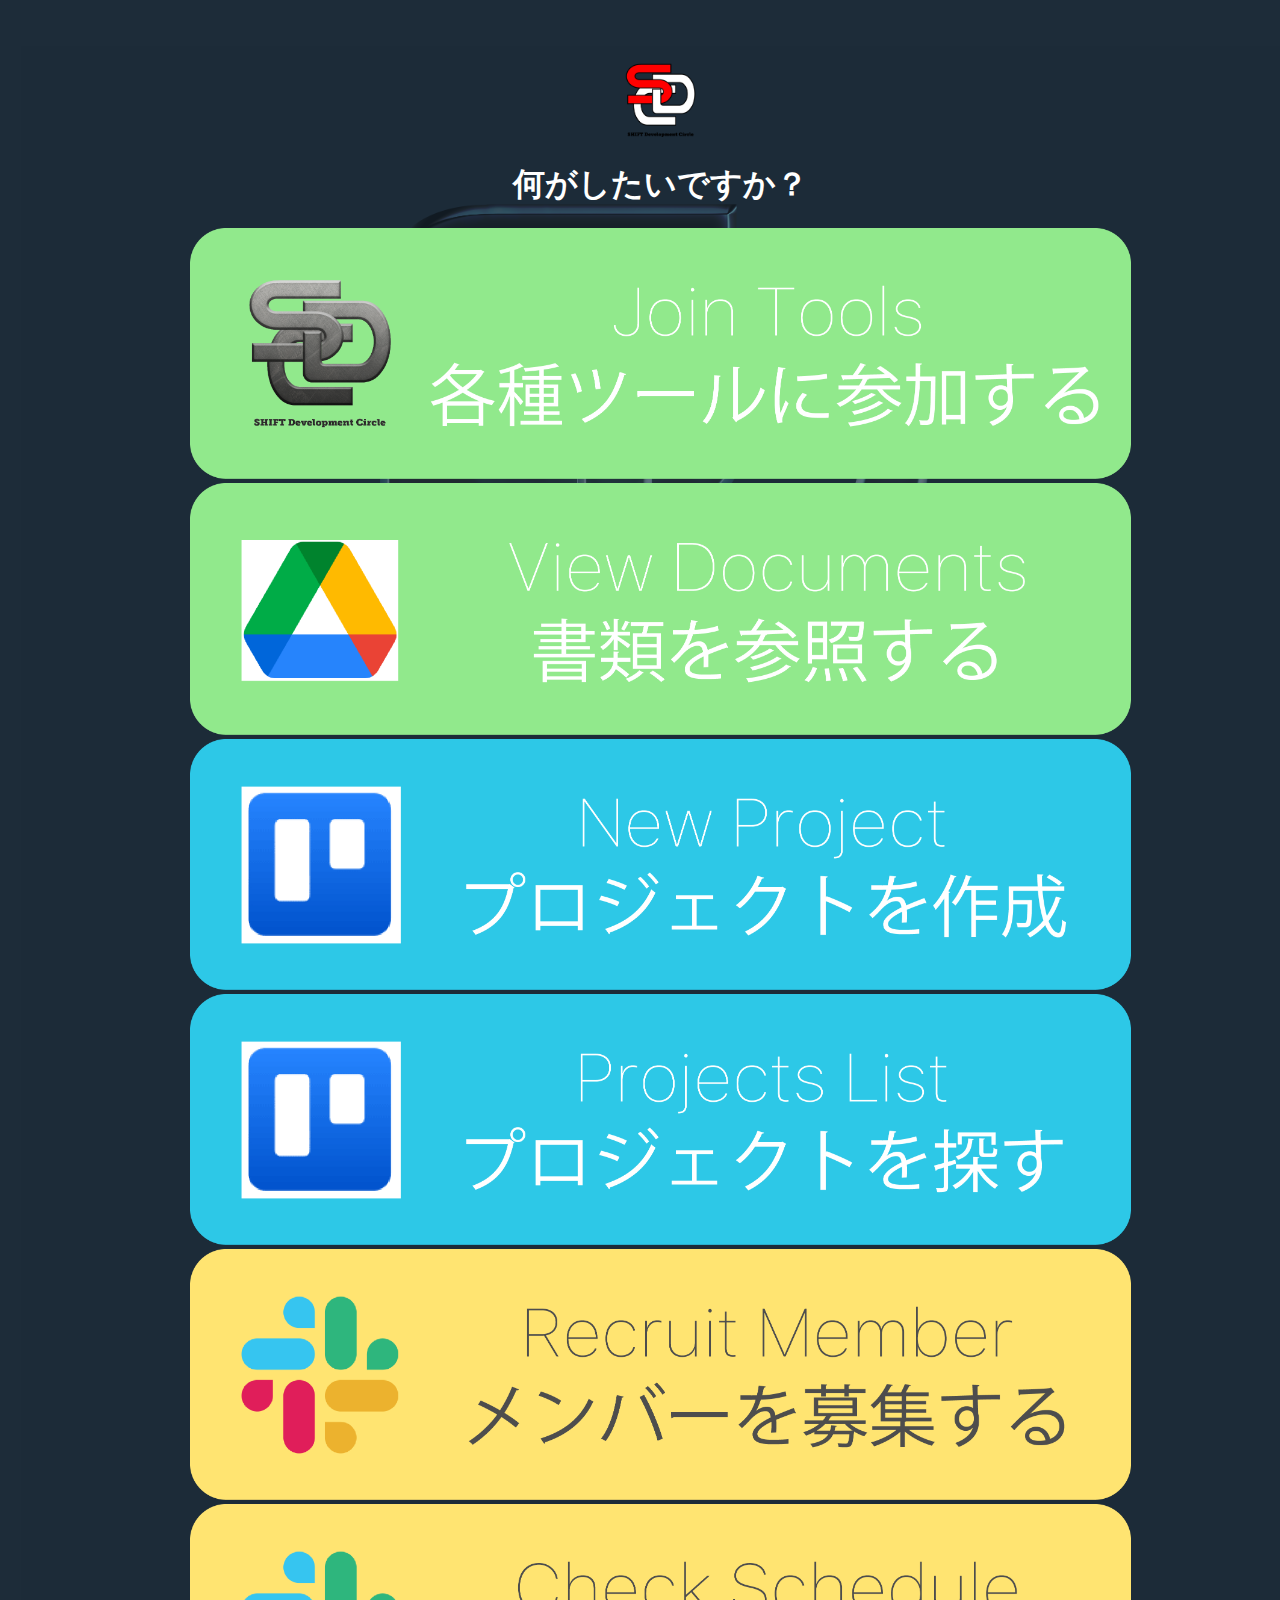
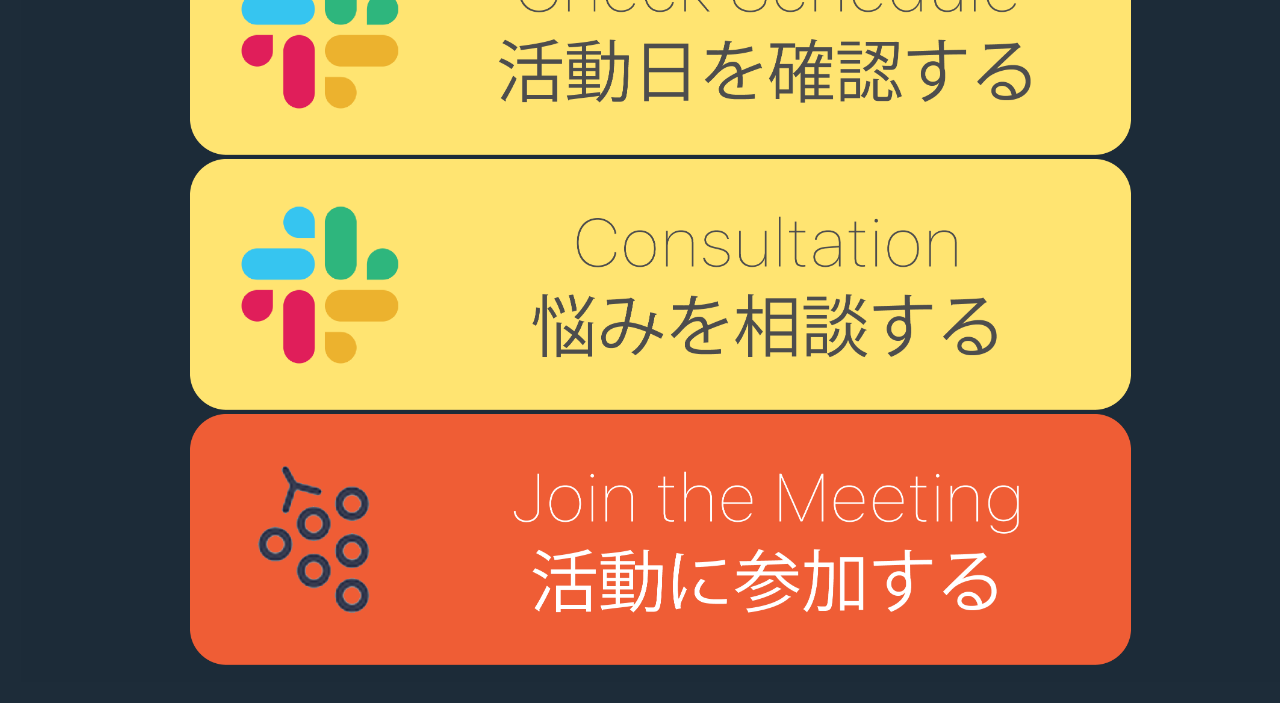
<file: index.html>
<!DOCTYPE html>
<html lang="jp">
<head>
    <meta charset="UTF-8">
    <meta http-equiv="X-UA-Compatible" content="IE=edge">
    <meta name="viewport" content="width=device-width, initial-scale=1.0">
    <title>SDC DashBoard</title>
    <link rel="stylesheet" href="stylesheet.css">
</head>
<body>
    <div class=main>
        <a href="index.html">
            <img src="images/logo.png" alt="logo" style="width:80px; height: auto;">
        </a>
        <h1>何がしたいですか？</h1>
        <div class="buttongroup">
            <a href="memberboard.html">
                <img src="images/invitation.png" alt="invitation" class="button">
            </a>
            <a href="https://drive.google.com/drive/folders/1BSwjed8pasoYJKCnPFkm6q6FR_Sefv7M?usp=sharing" target="blank">
                <img src="images/docments.png" alt="docments" class="button">
            </a>
            <a href="https://trello.com/c/8w3JXO1L/2-%E3%83%97%E3%83%AD%E3%82%B8%E3%82%A7%E3%82%AF%E3%83%88%E7%AB%8B%E3%81%A1%E4%B8%8A%E3%81%92%E3%83%86%E3%83%B3%E3%83%97%E3%83%AC%E3%83%BC%E3%83%88" target="_blank">
                <img src="images/newproject.png" alt="newproject" class="button">
            </a>
            <a href="https://trello.com/b/du6EzF4n/projects" target="_blank">
                <img src="images/projectslist.png" alt="projectslist" class="button">
            </a>
            <a href="https://shift-gfc3979.slack.com/app_redirect?channel=プロジェクト参加者募集窓" target="_blank">
                <img src="images/recruit.png" alt="recruit" class="button">
            </a>
            <a href="https://shift-gfc3979.slack.com/app_redirect?channel=活動通知窓" target="_blank">
                <img src="images/Schedule.png" alt="Schedule" class="button">
            </a>
            <a href="https://shift-gfc3979.slack.com/app_redirect?channel=相談窓" target="_blank">
                <img src="images/consultation.png" alt="consultation" class="button">
            </a>
            <a href="https://app.gather.town/app/q00cQZm5ncllHFYb/SDC" target="_blank">
                <img src="images/join.png" alt="join" class="button">
            </a>
        </div>
    </div>
</body>
</html>
</file>
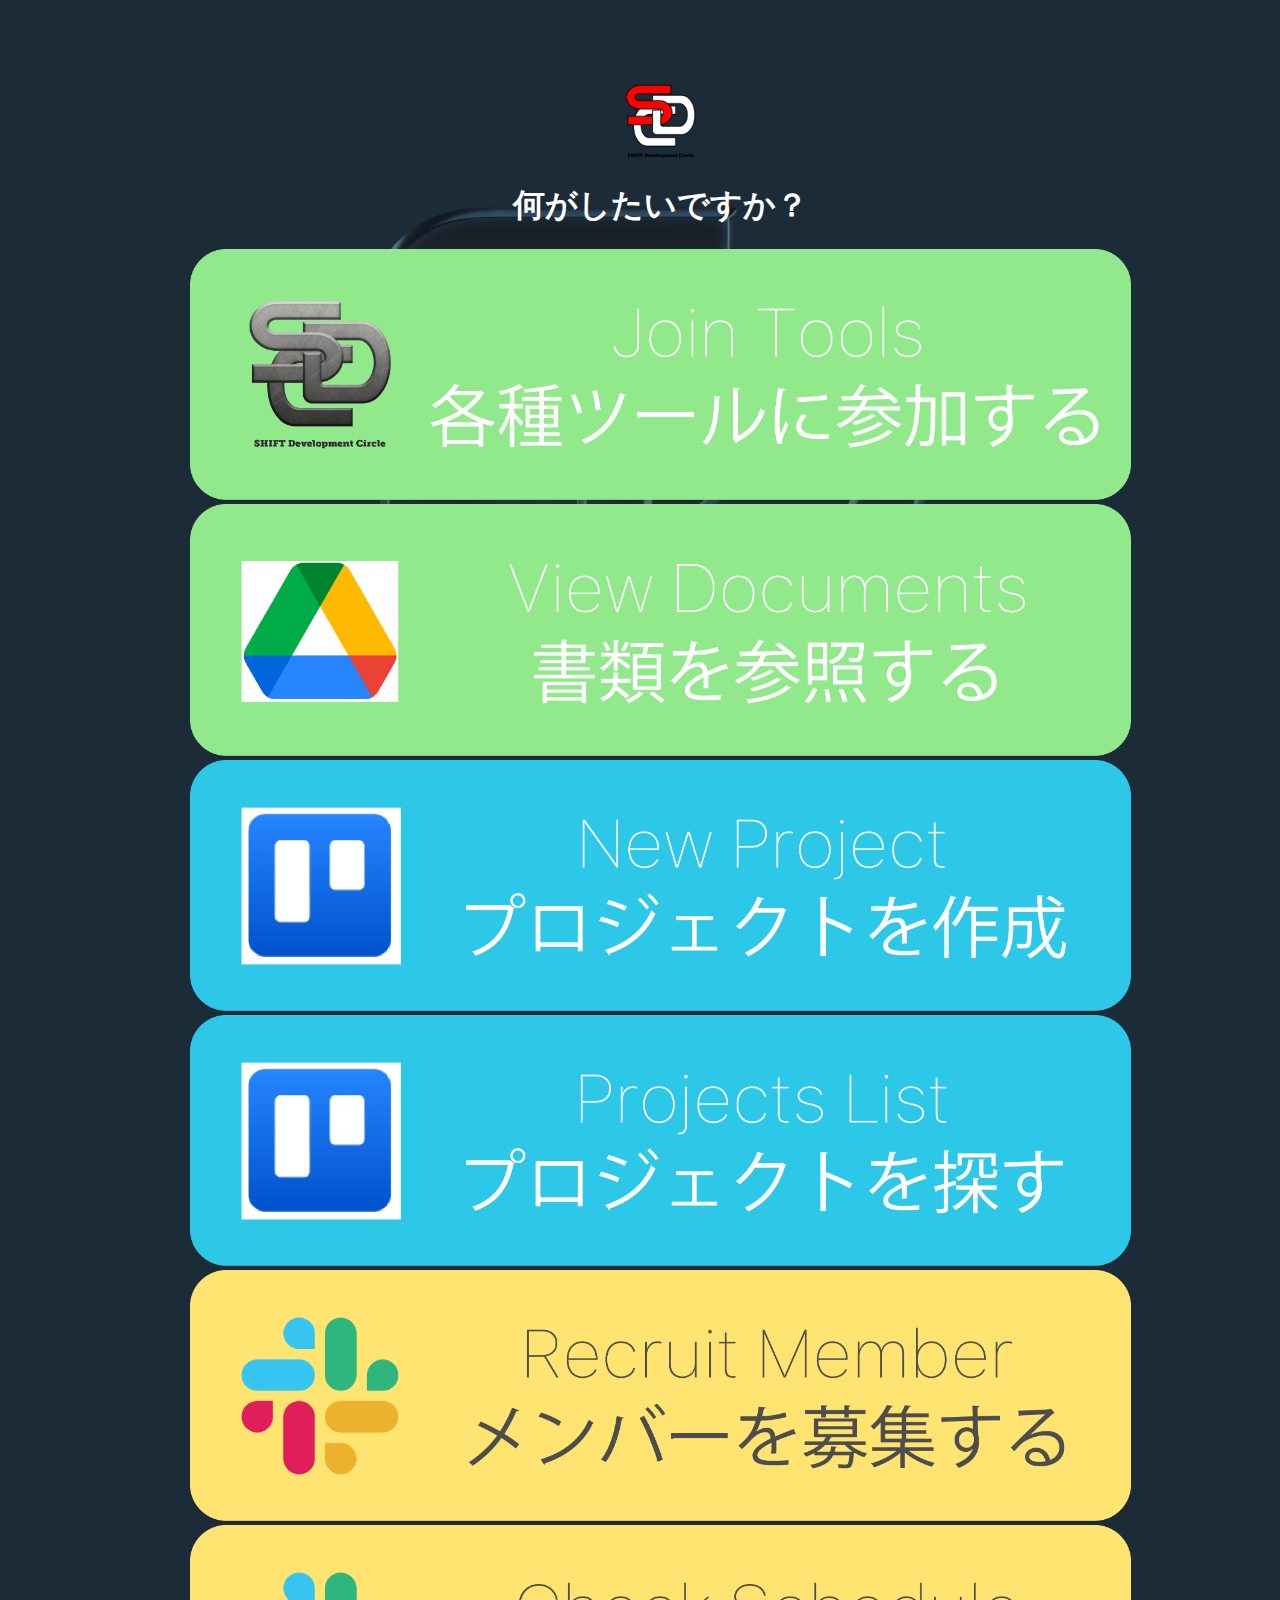
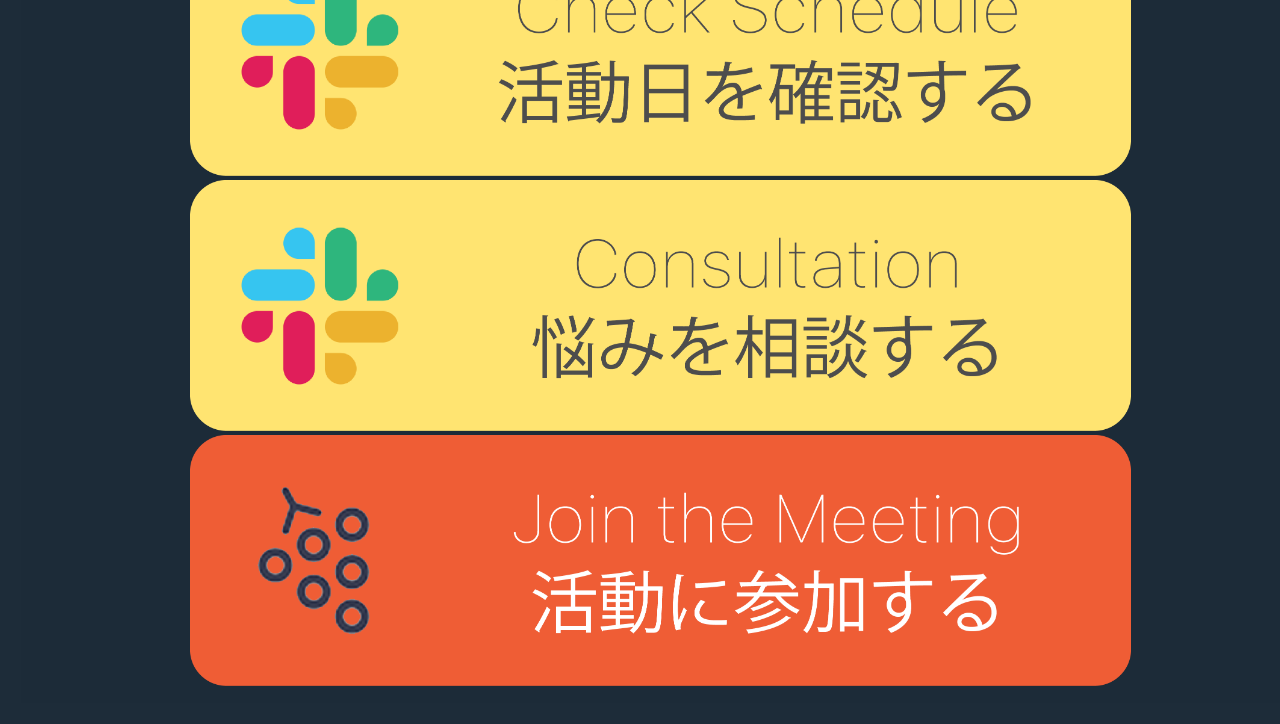
<file: index .html>
<!DOCTYPE html>
<html lang="jp">
<head>
    <meta charset="UTF-8">
    <meta http-equiv="X-UA-Compatible" content="IE=edge">
    <meta name="viewport" content="width=device-width, initial-scale=1.0">
　　　　<meta name="robots" content="noindex">
    <title>SDC DashBoard</title>
    <link rel="stylesheet" href="stylesheet.css">
</head>
<body>
    <div class=main>
        <a href="index.html">
            <img src="images/logo.png" alt="logo" style="width:80px; height: auto;">
        </a>
        <h1>何がしたいですか？</h1>
        <div class="buttongroup">
            <a href="memberboard.html">
                <img src="images/invitation.png" alt="invitation" class="button">
            </a>
            <a href="https://drive.google.com/drive/folders/1BSwjed8pasoYJKCnPFkm6q6FR_Sefv7M?usp=sharing" target="blank">
                <img src="images/docments.png" alt="docments" class="button">
            </a>
            <a href="https://trello.com/c/8w3JXO1L/2-%E3%83%97%E3%83%AD%E3%82%B8%E3%82%A7%E3%82%AF%E3%83%88%E7%AB%8B%E3%81%A1%E4%B8%8A%E3%81%92%E3%83%86%E3%83%B3%E3%83%97%E3%83%AC%E3%83%BC%E3%83%88" target="_blank">
                <img src="images/newproject.png" alt="newproject" class="button">
            </a>
            <a href="https://trello.com/b/du6EzF4n/projects" target="_blank">
                <img src="images/projectslist.png" alt="projectslist" class="button">
            </a>
            <a href="https://shift-gfc3979.slack.com/app_redirect?channel=プロジェクト参加者募集窓" target="_blank">
                <img src="images/recruit.png" alt="recruit" class="button">
            </a>
            <a href="https://shift-gfc3979.slack.com/app_redirect?channel=活動通知窓" target="_blank">
                <img src="images/Schedule.png" alt="Schedule" class="button">
            </a>
            <a href="https://shift-gfc3979.slack.com/app_redirect?channel=相談窓" target="_blank">
                <img src="images/consultation.png" alt="consultation" class="button">
            </a>
            <a href="https://app.gather.town/invite?token=dd33cG1UH9J4xPxnwjJS2YskAHburWAy" target="_blank">
                <img src="images/join.png" alt="join" class="button">
            </a>
        </div>
    </div>
</body>
</html>
</file>
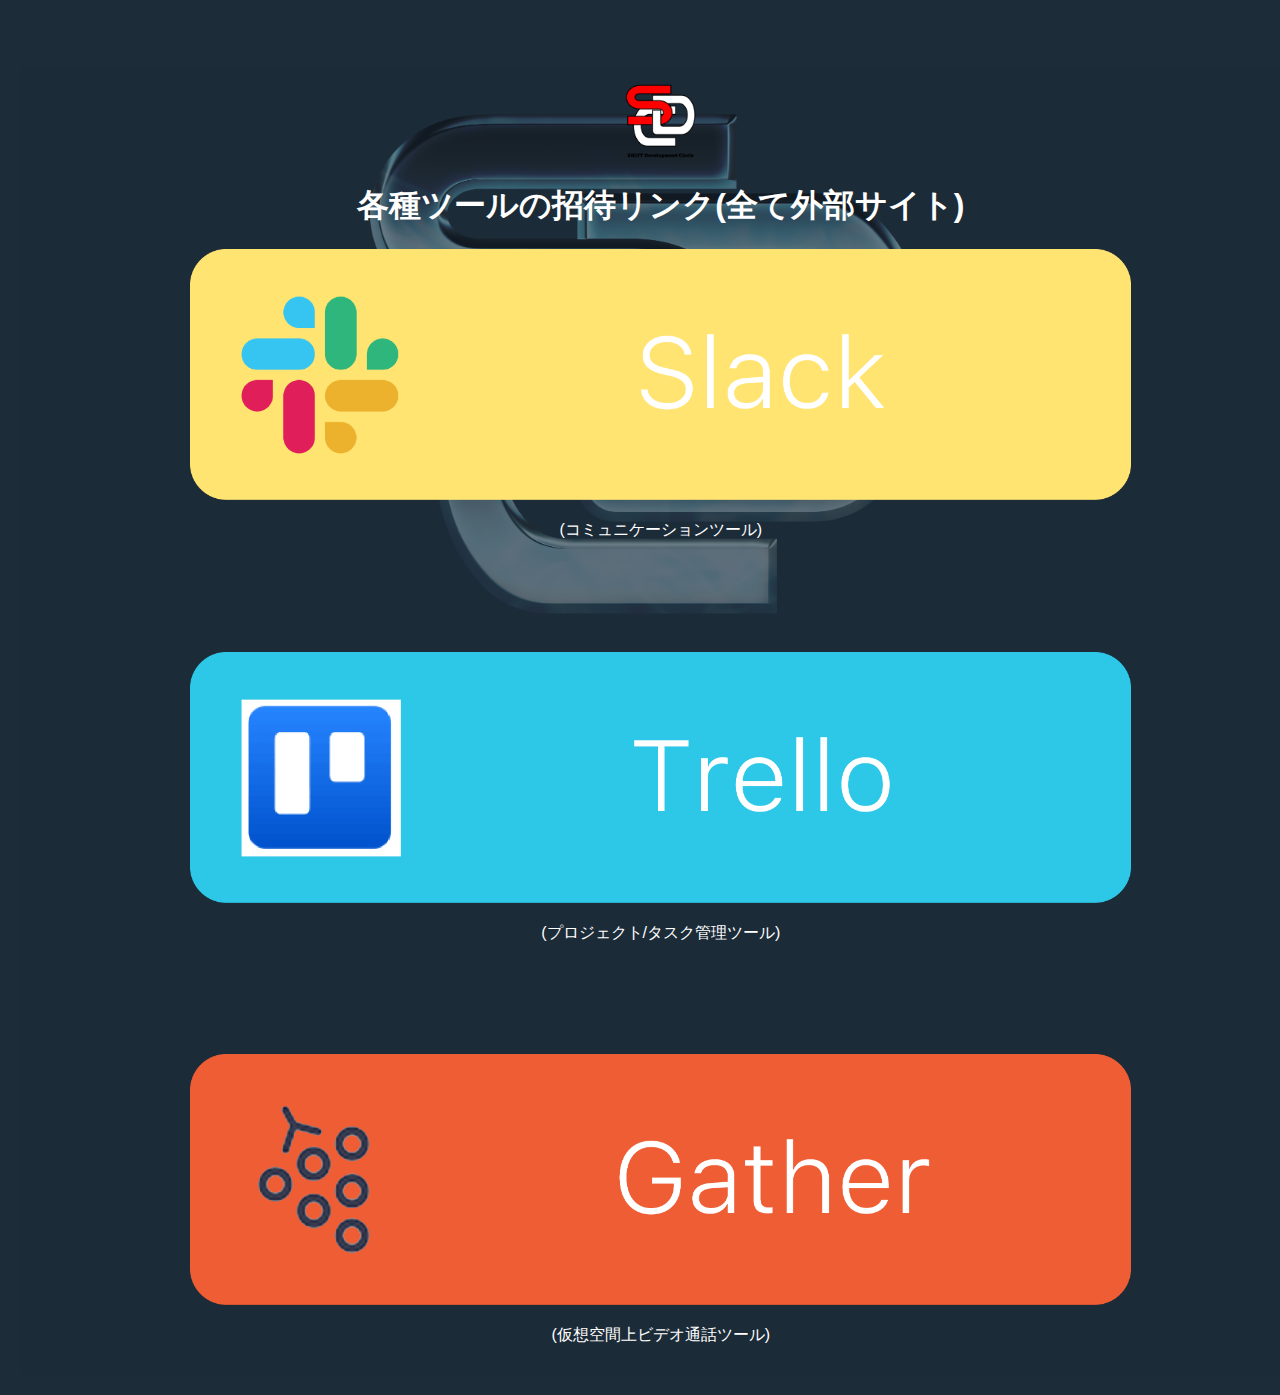
<file: memberboard.html>
<!DOCTYPE html>
<html lang="en">
<head>
    <meta charset="UTF-8">
    <meta http-equiv="X-UA-Compatible" content="IE=edge">
    <meta name="viewport" content="width=device-width, initial-scale=1.0">
　　　　<meta name="robots" content="noindex">
    <title>SDC DashBoard</title>
    <link rel="stylesheet" href="stylesheet.css">
</head>
<body>
    <div class=main>
        <a href="index.html">
            <img src="images/logo.png" alt="logo" style="width:80px; height: auto;">
        </a>
        <h1>各種ツールの招待リンク(全て外部サイト)</h1>
        <div class="buttongroup">
            <a href="https://join.slack.com/t/shift-gfc3979/shared_invite/zt-1d5uwq16c-vpSQgWKp4dVddgw2EDKUhQ" target="_blank">
                <img src="images/slack.png" alt="slack" class="button">
            </a>
            <p>(コミュニケーションツール)</p>
            <a href="https://trello.com/invite/shiftdevelopmentcircle/6f3a50622044b93b3f80df24d8aaf28a" target="_blank">
                <img src="images/trello.png" alt="trello" class="button" style="margin-top:10%;">
            </a>
            <p>(プロジェクト/タスク管理ツール)</p>
            <a href="https://app.gather.town/invite?token=dd33cG1UH9J4xPxnwjJS2YskAHburWAy" target="_blank">
                <img src="images/gather.png" alt="gather" class="button" style="margin-top:10%;">
            </a>
            <p>(仮想空間上ビデオ通話ツール)</p>
        </div>
    </div>
</body>
</html>
</file>
<file: stylesheet.css>
body{
    width:100%;
    background-color: rgba(29,44,57,1);
    background-image:url(images/metallogo.png);
    background-repeat:no-repeat;
    background-size:50%;
    background-position: 50% 10%;
    padding:1%;
}
.main{
    background-color:rgba(29,44,57,0.6);
    margin: 0 auto;
    margin-top: 2%;
    padding:1%;
    font-size: 1rem;
    text-align: center;
    font-family: Arial, Helvetica, sans-serif;
}
.buttongroup{
    margin: 0 auto;
    width:75%;
    font-size: 1rem;
    text-align: center;
    font-family: Arial, Helvetica, sans-serif;
}
.button{
    width:100%;
    height:auto;
}
.button:hover {
    transform: scale(1.05,1.05);
    transition-duration: 0.5s;
    cursor: pointer;
}
.button:active{
    filter: brightness(130%);
}
.wrapper{
    width:100%;
    height:auto;
    background-color: white;
    border-radius: 25px;
}
a{
    color: #99ffff;
    font-family: Arial, Helvetica, sans-serif;
    width:100%;
    height:100%;
}
h1{
    color: white;
    font-family: Arial, Helvetica, sans-serif;
    font-size:2rem;
}
h2{
    color: white;
    font-family: Arial, Helvetica, sans-serif;
    font-size:1.5rem;
}
p{
    color: white;
    font-family: Arial, Helvetica, sans-serif;
    font-size:1rem;
}
.b{
    color:#324C5E;
    font-size:1rem;
}
</file>
